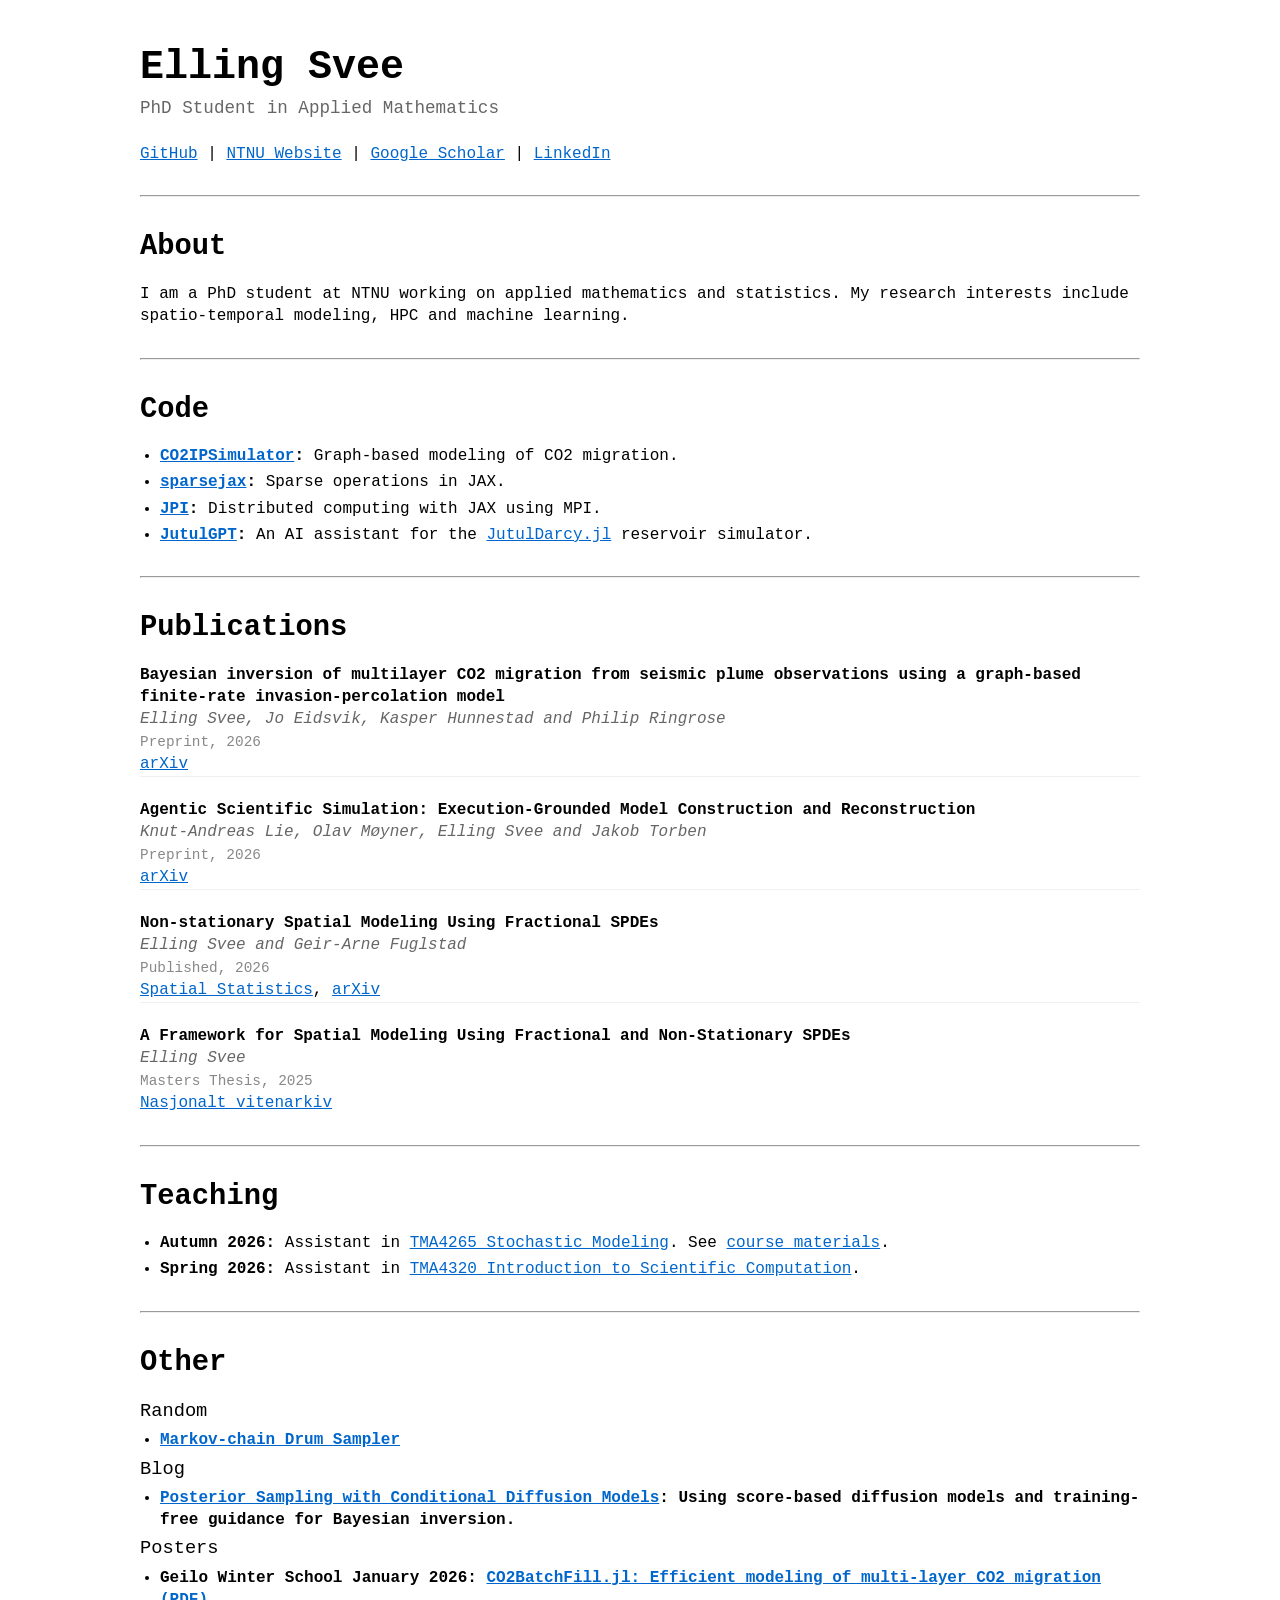
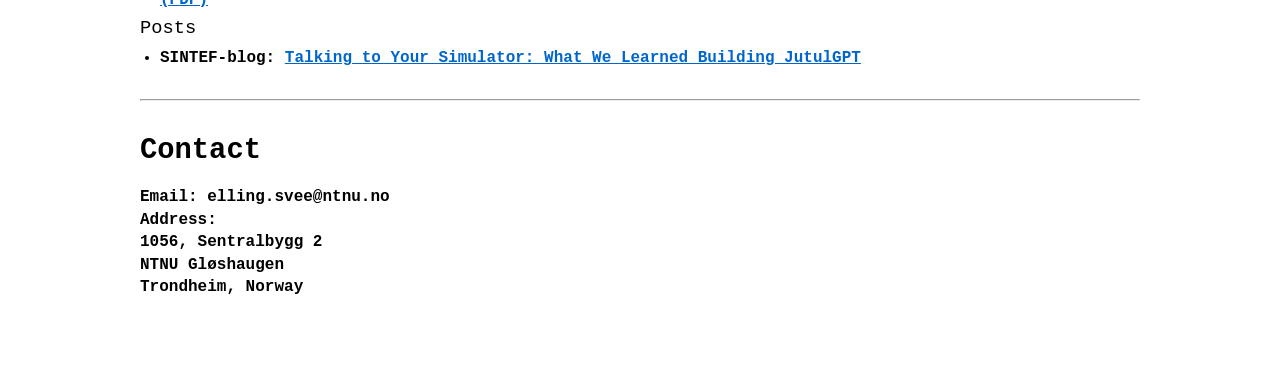
<file: index.html>
<!DOCTYPE html>
<html lang="en">

<head>
    <meta charset="UTF-8">
    <meta name="viewport" content="width=device-width, initial-scale=1.0">
    <title>Elling Svee</title>
    <link rel="stylesheet" href="style.css">
</head>

<body>
    <div class="container">
        <header>
            <h1>Elling Svee</h1>
            <p class="subtitle">PhD Student in Applied Mathematics</p>

            &thinsp;
            <p>
                <a href="https://github.com/ellingsvee">GitHub</a> |
                <a href="https://www.ntnu.no/ansatte/ellingsv">NTNU Website</a> |
                <a href="https://scholar.google.com/citations?user=NLe6DQoAAAAJ&hl=en">Google Scholar</a> |
                <a href="https://www.linkedin.com/in/elling-svee/">LinkedIn</a>
            </p>
        </header>

        <main>
            <hr>
            <section id="about">
                <h2>About</h2>
                <p>I am a PhD student at NTNU working on applied mathematics and statistics. My research interests
                    include spatio-temporal modeling, HPC and machine learning.</p>
            </section>
            <hr>
            <section id="Code">
              <h2>Code</h2>
              <ul>
                  <li><strong><a href="https://github.com/ellingsvee/CO2IPSimulator">CO2IPSimulator</a>:</strong>
                      Graph-based modeling of CO2 migration.</li>
                  <li><strong><a href="https://github.com/ellingsvee/sparsejax">sparsejax</a>:</strong> Sparse
                      operations in JAX.</li>
                  <li><strong><a href="https://github.com/ellingsvee/jpi">JPI</a>:</strong> Distributed computing with
                      JAX using MPI.</li>
                  <li><strong><a href="https://github.com/ellingsvee/JutulGPT">JutulGPT</a>:</strong>
                      An AI assistant for the <a
                          href="https://sintefmath.github.io/JutulDarcy.jl/dev/">JutulDarcy.jl</a> reservoir
                      simulator.</li>
              </ul>
            </section>
            <hr>
            <section id="publications">
                <h2>Publications</h2>
                <div class="publication">
                    <strong>Bayesian inversion of multilayer CO2 migration from seismic plume observations using a
                        graph-based finite-rate invasion-percolation model</strong><br>
                    <span class="authors">Elling Svee, Jo Eidsvik, Kasper Hunnestad and Philip Ringrose</span><br>
                    <span class="venue">Preprint, 2026</span><br>
                    <a href="https://arxiv.org/abs/2609.04937">arXiv</a>
                </div>
                &thinsp;
                <div class="publication">
                    <strong>Agentic Scientific Simulation: Execution-Grounded Model Construction and
                        Reconstruction</strong><br>
                    <span class="authors">Knut-Andreas Lie, Olav Møyner, Elling Svee and Jakob Torben</span><br>
                    <span class="venue">Preprint, 2026</span><br>
                    <a href="https://arxiv.org/abs/2603.00214">arXiv</a>
                </div>
                &thinsp;
                <div class="publication">
                    <strong>Non-stationary Spatial Modeling Using Fractional SPDEs</strong><br>
                    <span class="authors">Elling Svee and Geir-Arne Fuglstad</span><br>
                    <span class="venue">Published, 2026</span><br>
                    <a href="https://doi.org/10.1016/j.spasta.2026.101051">Spatial
                        Statistics</a>,
                    <a href="https://arxiv.org/abs/2512.18768">arXiv</a>
                </div>
                &thinsp;
                <div class="publication">
                    <strong>A Framework for Spatial Modeling Using Fractional and Non-Stationary SPDEs</strong><br>
                    <span class="authors">Elling Svee</span><br>
                    <span class="venue">Masters Thesis, 2025</span><br>
                    <a href="https://nva.sikt.no/registration/0199c37fabdb-cdded069-577d-44ab-b56a-2bfc82e7e20c">Nasjonalt
                        vitenarkiv</a>
                </div>

            </section>
            <hr>
            <section id="teaching">
                <h2>Teaching</h2>
                <ul>
                    <li><strong>Autumn 2026: </strong>Assistant in <a
                            href="https://www.ntnu.edu/studies/courses/TMA4265/2026#tab=omEmnet">TMA4265 Stochastic
                            Modeling</a>. See <a href="https://github.com/ellingsvee/TMA4265">course materials</a>.
                    </li>
                    <li><strong>Spring 2026: </strong>Assistant in <a
                            href="https://www.ntnu.no/studier/emner/TMA4320#tab=omEmnet">TMA4320 Introduction to
                            Scientific Computation</a>.</li>
                </ul>
            </section>

            <hr>
            <section id="other">
                <h2>Other</h2>
                <h3>Random</h3>
                  <ul>
                      <li><strong><a href="https://ellingsvee.github.io/markov-chain-sampler/">Markov-chain Drum Sampler</a></li>
                  </ul>
                <h3>Blog</h3>
                <ul>
                    <li><strong><a href="blog/posts/sampling-with-conditional-diffusion-models/">Posterior Sampling with
                                Conditional Diffusion Models</a>:</strong> Using score-based diffusion models and
                        training-free guidance for Bayesian inversion.</li>
                </ul>
                <h3>Posters</h3>
                <ul>
                    <li><strong>Geilo Winter School January 2026:</strong> <a href="Files/Posters/GeiloWinterScool.pdf"
                            target="_blank"> CO2BatchFill.jl: Efficient modeling of multi-layer CO2 migration (PDF)</a>
                    </li>
                </ul>
                <h3>Posts</h3>
                <ul>
                    <li><strong>SINTEF-blog:</strong> <a
                            href="https://blog.sintef.com/digital-en/talking-to-your-simulator-what-we-learned-building-jutulgpt/"
                            target="_blank">Talking to Your Simulator: What We Learned Building JutulGPT</a></li>
                </ul>
            </section>
            <hr>
            <section id="contact">
                <h2>Contact</h2>
                <p>
                    <strong>Email:</strong> elling.svee@ntnu.no<br>
                    <strong>Address:</strong><br>
                    1056, Sentralbygg 2<br>
                    NTNU Gløshaugen<br>
                    Trondheim, Norway
                </p>
            </section>
        </main>
    </div>
</body>

</html>
</file>
<file: style.css>
/* Reset and base styles */
* {
    margin: 0;
    padding: 0;
}

body {
    font-family: 'Lucida Console', monospace;
    line-height: 1.4;
    font-size: 16px;
}

/* Container */
.container {
    max-width: 1000px;
    margin: 0 auto;
    padding: 40px 20px;
}

/* Header */
header {
    margin-bottom: 30px;
}

.subtitle {
    font-size: 1.1em;
    color: #666;
    margin-bottom: 0;
}

/* Navigation */
nav {
    margin-bottom: 40px;
    padding-bottom: 20px;
    border-bottom: 1px solid #eee;
}

nav a {
    color: #333;
    /* text-decoration: none; */
    margin: 0 5px;
}

nav a:hover {
    text-decoration: underline;
}

/* Main content */
main {
    margin-bottom: 40px;
}

section {
    margin-top: 30px;
    margin-bottom: 30px;
}

/* Typography */
h1 {
    font-weight: bold;
    font-size: 2.5em;
    /* margin-bottom: 20px; */
}

h2 {
    font-weight: bold;
    font-size: 1.8em;
    margin-bottom: 15px;
    /* margin-top: 10px; */
}

h3 {
    font-weight: normal;
    margin-bottom: 5px;
}

p {
    margin-bottom: 15px;
}

/* Lists */
ul {
    margin-left: 20px;
}

li {
    margin-bottom: 4px;
}

/* Links */
a {
    color: #0066cc;
    text-decoration: underline;
}

a:hover {
    color: #003366;
}

/* Publications */
.publication {
    /* margin-bottom: 25px; */
    /* padding-bottom: 15px; */
    border-bottom: 1px solid #f0f0f0;
}

.publication:last-child {
    border-bottom: none;
}

.authors {
    color: #666;
    font-style: italic;
}

.venue {
    color: #888;
    font-size: 0.9em;
}

.ascii-art {
    font-family: monospace;
    white-space: pre;
}

/* Responsive design */
@media (max-width: 600px) {
    .container {
        padding: 20px 15px;
    }

    header h1 {
        font-size: 2em;
    }

    h2 {
        font-size: 1.5em;
    }

    nav {
        font-size: 0.9em;
    }
}
</file>
